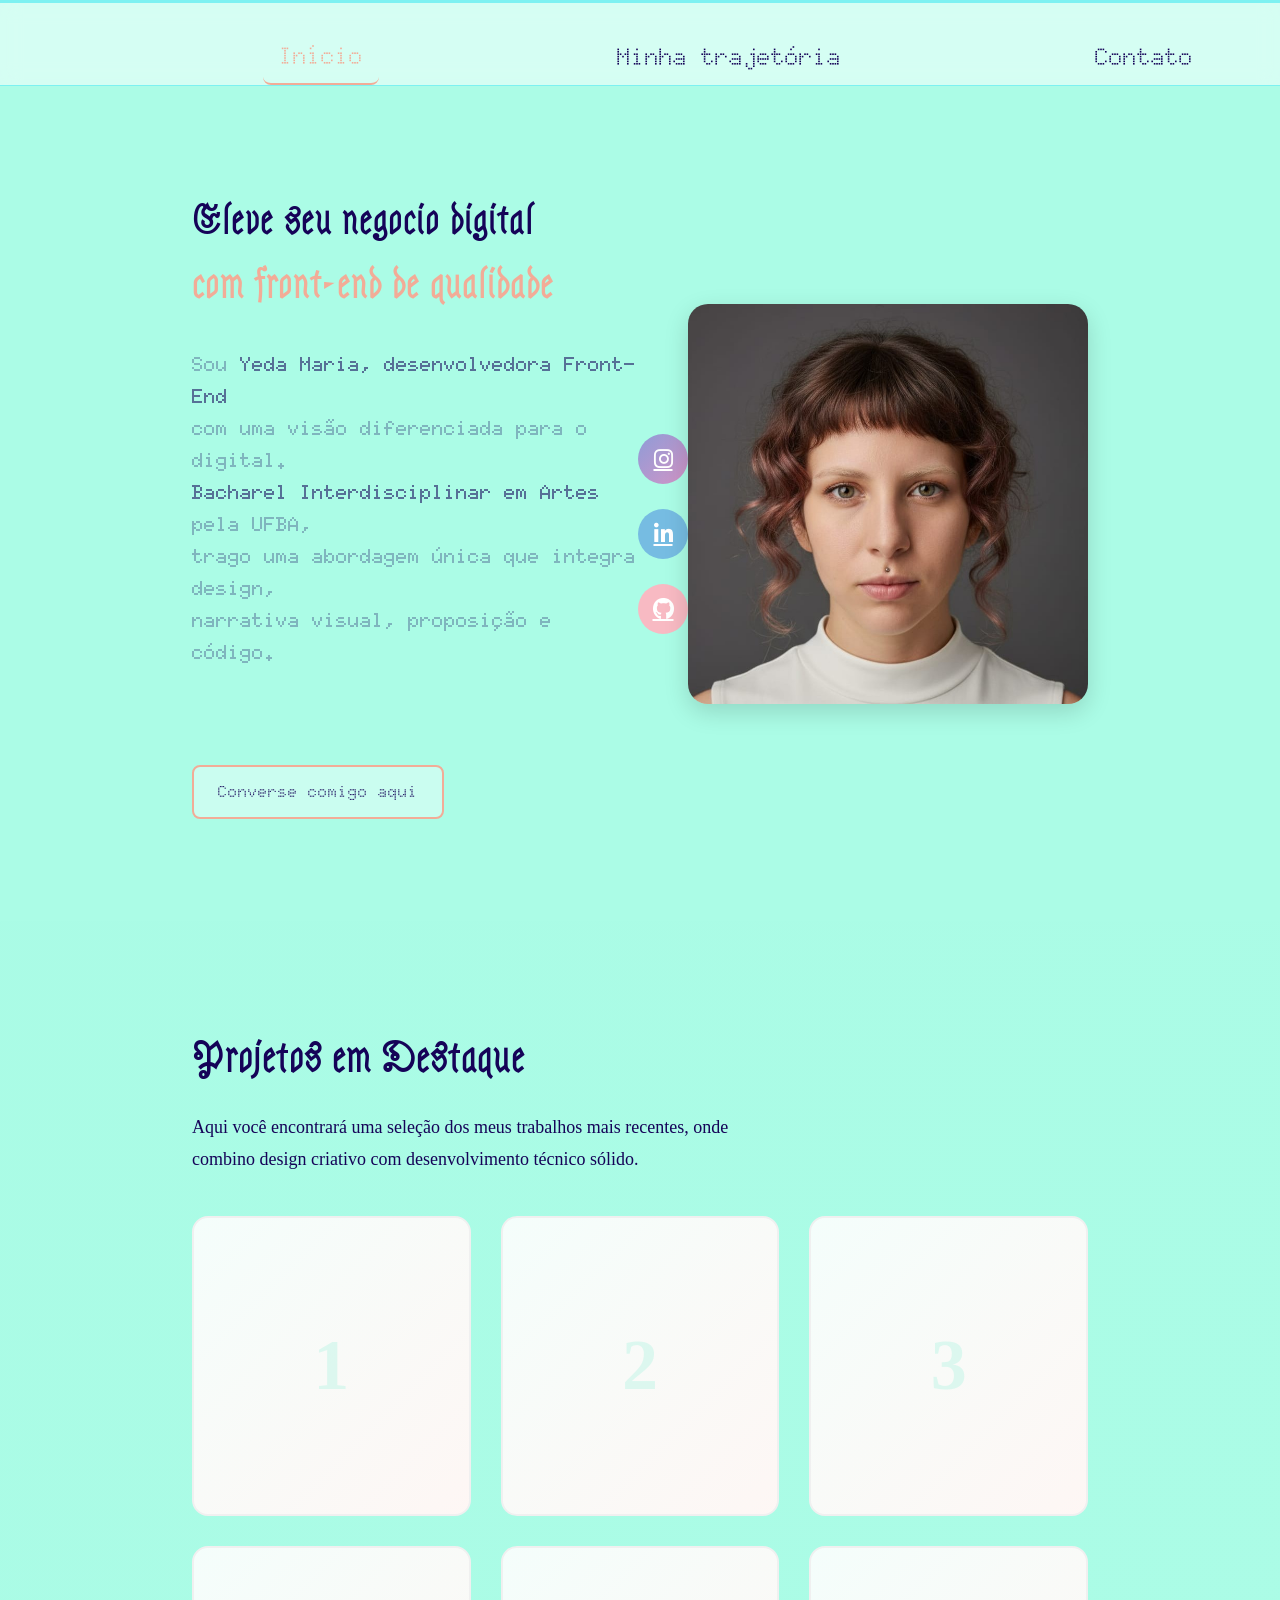
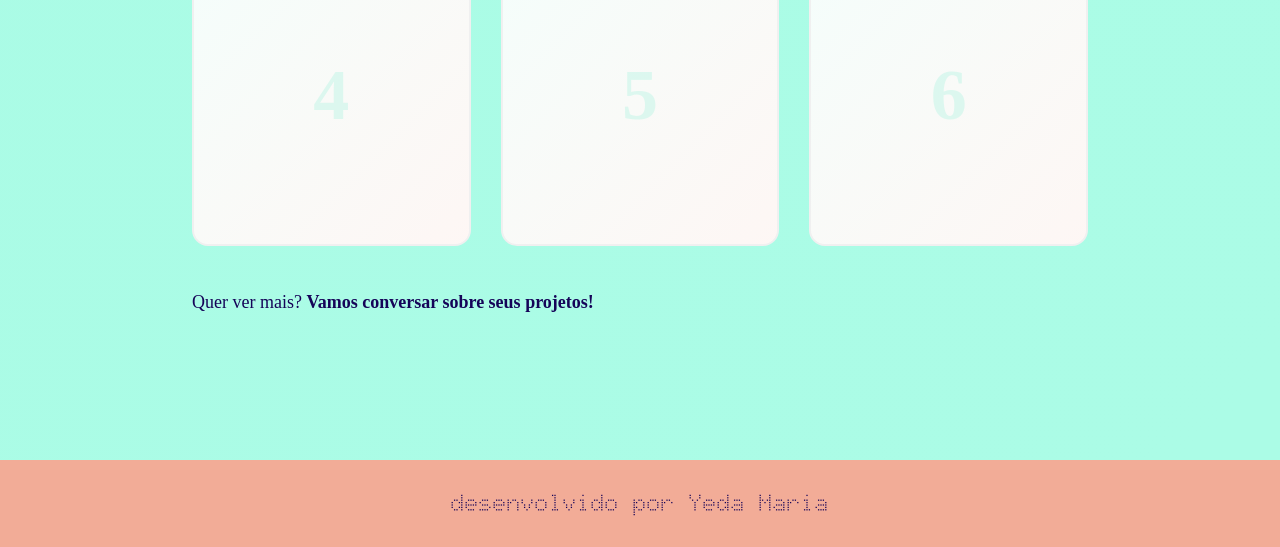
<file: index.html>
<!DOCTYPE html>
<html lang="pt-br">
<head>
    <meta charset="UTF-8">
    <meta name="viewport" content="width=device-width, initial-scale=1.0">
    <title> * Portfólio | Yeda Maria * </title>

<link rel="stylesheet" href="styles/style.css">
<link rel="stylesheet" href="https://cdnjs.cloudflare.com/ajax/libs/font-awesome/6.4.0/css/all.min.css">
</head>

<body>
  <header class="cabecalho">
    <nav class="cabecalho_menu">
        <a class="cabecalho_menu_link ativo" href="index.html">Início</a>
        <a class="cabecalho_menu_link" href="about.html">Minha trajetória</a>
        <a class="cabecalho_menu_link" href="contato.html">Contato</a>
    </nav>
</header>

    <main class="apresentacao"> 
        <section class="apresentacao_conteudo">
            <h1 class="apresentacao_conteudo_titulo">
                Eleve seu negocio digital <br>
                <strong class="titulo-destaque">
                    com front-end de qualidade </strong> <br>
            
            </h1>
           
<p class="apresentacao_conteudo_texto"> 
    <br>
    
    Sou <strong> Yeda Maria, desenvolvedora Front-End </strong> <br> com uma visão diferenciada 
    para o digital.<strong> <br> Bacharel Interdisciplinar em Artes </strong> pela UFBA, <br> trago uma abordagem única 
    que integra design, <br> narrativa visual, proposição e código.
</p>
<br>
<br>
<br>

            
            <!-- BOTAO D AÇÃO -->

           
                <a href="contato.html" class="apresentacao_links_link"> Converse comigo aqui </a>
            


        </section>

        <div class="icon-buttons">
    <a href="https://instagram.com/yeda._._._" target="_blank" class="btn-icon btn-icon-instagram" title="Instagram">
        <i class="fab fa-instagram"></i>
    </a>
    <a href="https://www.linkedin.com/in/yeda-rios-5b2994272/" target="_blank" class="btn-icon btn-icon-linkedin" title="LinkedIn">
        <i class="fab fa-linkedin-in"></i>
    </a>
    <a href="https://github.com/dedadevye" target="_blank" class="btn-icon btn-icon-github" title="GitHub">
        <i class="fab fa-github"></i>
    </a>
</div>

        
         <img class="apresentacao_imagem" src="imgport.jpg.jpeg" alt="Foto de Yeda Maria">
    </main>


    <!-- SEÇÃO DE GALERIA -->

    <section class="galeria">

        <h2 class="galeria_titulo">Projetos em Destaque</h2>
        
        <p class="galeria_descricao">
            Aqui você encontrará uma seleção dos meus trabalhos mais recentes, onde combino design criativo com desenvolvimento técnico sólido.
        </p>

        <div class="galeria_grid">
            <div class="projeto_card">
                <div class="projeto_card_placeholder">1</div>
            </div>
            <div class="projeto_card">
                <div class="projeto_card_placeholder">2</div>
            </div>
            <div class="projeto_card">
                <div class="projeto_card_placeholder">3</div>
            </div>
            <div class="projeto_card">
                <div class="projeto_card_placeholder">4</div>
            </div>
            <div class="projeto_card">
                <div class="projeto_card_placeholder">5</div>
            </div>
            <div class="projeto_card">
                <div class="projeto_card_placeholder">6</div>
            </div>
        </div>

        <p class="galeria_descricao">
            Quer ver mais? <a href="contato.html" style="color: var(--cor-secundaria); text-decoration: none; font-weight: 600;">Vamos conversar sobre seus projetos!</a>
        </p>
    </section>


<footer class="rodape"> 
    <p> 
    desenvolvido por Yeda Maria
    </p>

</footer>

</body>
</html>
</file>
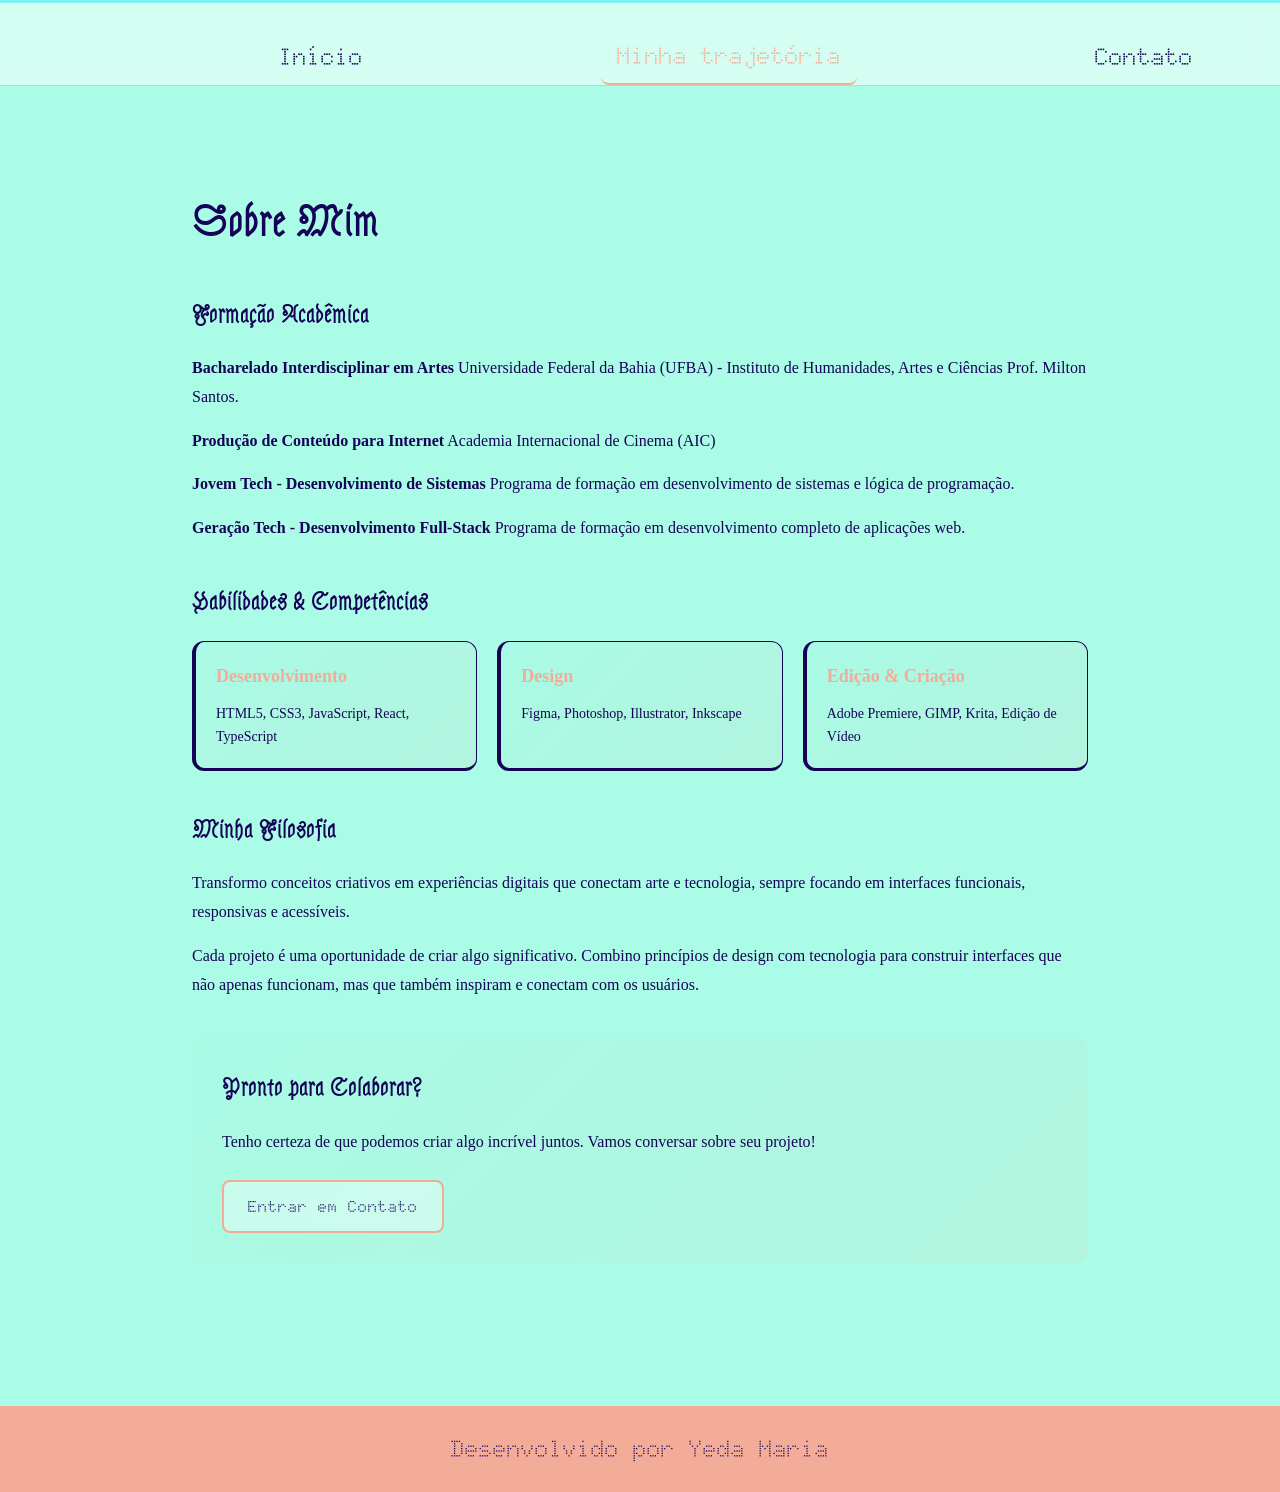
<file: about.html>
<!DOCTYPE html>
<html lang="pt-br">
<head>
    <meta charset="UTF-8">
    <meta name="viewport" content="width=device-width, initial-scale=1.0">
    <title>Sobre | Yeda Maria</title>
    <link rel="stylesheet" href="styles/style.css">
</head>

<body>
    <!-- CABEÇALHO -->
    <header class="cabecalho">
        <nav class="cabecalho_menu">
            <a class="cabecalho_menu_link" href="index.html">Início</a>
            <a class="cabecalho_menu_link ativo" href="about.html">Minha trajetória</a>
            <a class="cabecalho_menu_link" href="contato.html">Contato</a>
        </nav>
    </header>

    <!-- SEÇÃO SOBRE -->
    <section class="sobre">
        <h1 class="sobre_titulo">Sobre Mim</h1>

        <div class="sobre_conteudo">
            <!-- FORMAÇÃO ACADÊMICA -->
            <div class="sobre_secao">
                <h2 class="sobre_secao_titulo">Formação Acadêmica</h2>

                <p class="sobre_secao_texto">
                    <strong>Bacharelado Interdisciplinar em Artes</strong>  

                    Universidade Federal da Bahia (UFBA) - Instituto de Humanidades, Artes e Ciências Prof. Milton Santos.
                </p>

                <p class="sobre_secao_texto">
                    <strong>Produção de Conteúdo para Internet</strong>  

                    Academia Internacional de Cinema (AIC)
                </p>

                <p class="sobre_secao_texto">
                    <strong>Jovem Tech - Desenvolvimento de Sistemas</strong>  

                    Programa de formação em desenvolvimento de sistemas e lógica de programação.
                </p>

                <p class="sobre_secao_texto">
                    <strong>Geração Tech - Desenvolvimento Full-Stack</strong>  

                    Programa de formação em desenvolvimento completo de aplicações web.
                </p>
            </div>

            <!-- HABILIDADES -->
            <div class="sobre_secao">
                <h2 class="sobre_secao_titulo">Habilidades & Competências</h2>

                <div class="habilidades_grid">
                    <div class="habilidade_card">
                        <div class="habilidade_card_titulo">Desenvolvimento</div>
                        <div class="habilidade_card_texto">
                            HTML5, CSS3, JavaScript, React, TypeScript
                        </div>
                    </div>

                    <div class="habilidade_card">
                        <div class="habilidade_card_titulo">Design</div>
                        <div class="habilidade_card_texto">
                            Figma, Photoshop, Illustrator, Inkscape
                        </div>
                    </div>

                    <div class="habilidade_card">
                        <div class="habilidade_card_titulo">Edição & Criação</div>
                        <div class="habilidade_card_texto">
                            Adobe Premiere, GIMP, Krita, Edição de Vídeo
                        </div>
                    </div>
                </div>
            </div>

            <!-- FILOSOFIA -->
            <div class="sobre_secao">
                <h2 class="sobre_secao_titulo">Minha Filosofia</h2>

                <p class="sobre_secao_texto">
                    Transformo conceitos criativos em experiências digitais que conectam arte e tecnologia, sempre focando em interfaces funcionais, responsivas e acessíveis.
                </p>

                <p class="sobre_secao_texto">
                    Cada projeto é uma oportunidade de criar algo significativo. Combino princípios de design com tecnologia para construir interfaces que não apenas funcionam, mas que também inspiram e conectam com os usuários.
                </p>
            </div>

            <!-- CTA -->
            <div class="sobre_secao" style="background: linear-gradient(135deg, rgba(151, 242, 218, 0.1) 0%, rgba(242, 172, 151, 0.1) 100%); padding: 30px; border-radius: 12px; margin-top: 40px;">
                <h2 class="sobre_secao_titulo">Pronto para Colaborar?</h2>
                <p class="sobre_secao_texto">
                    Tenho certeza de que podemos criar algo incrível juntos. Vamos conversar sobre seu projeto!
                </p>
                <a href="contato.html" class="apresentacao_links_link secundario" style="display: inline-block; margin-top: 8px; padding: 12px 24px; font-size: 16px;">Entrar em Contato</a>
            </div>
        </div>
    </section>

    <!-- RODAPÉ -->
    <footer class="rodape">
        <p>Desenvolvido por Yeda Maria</p>
    </footer>
</body>
</html>
</file>
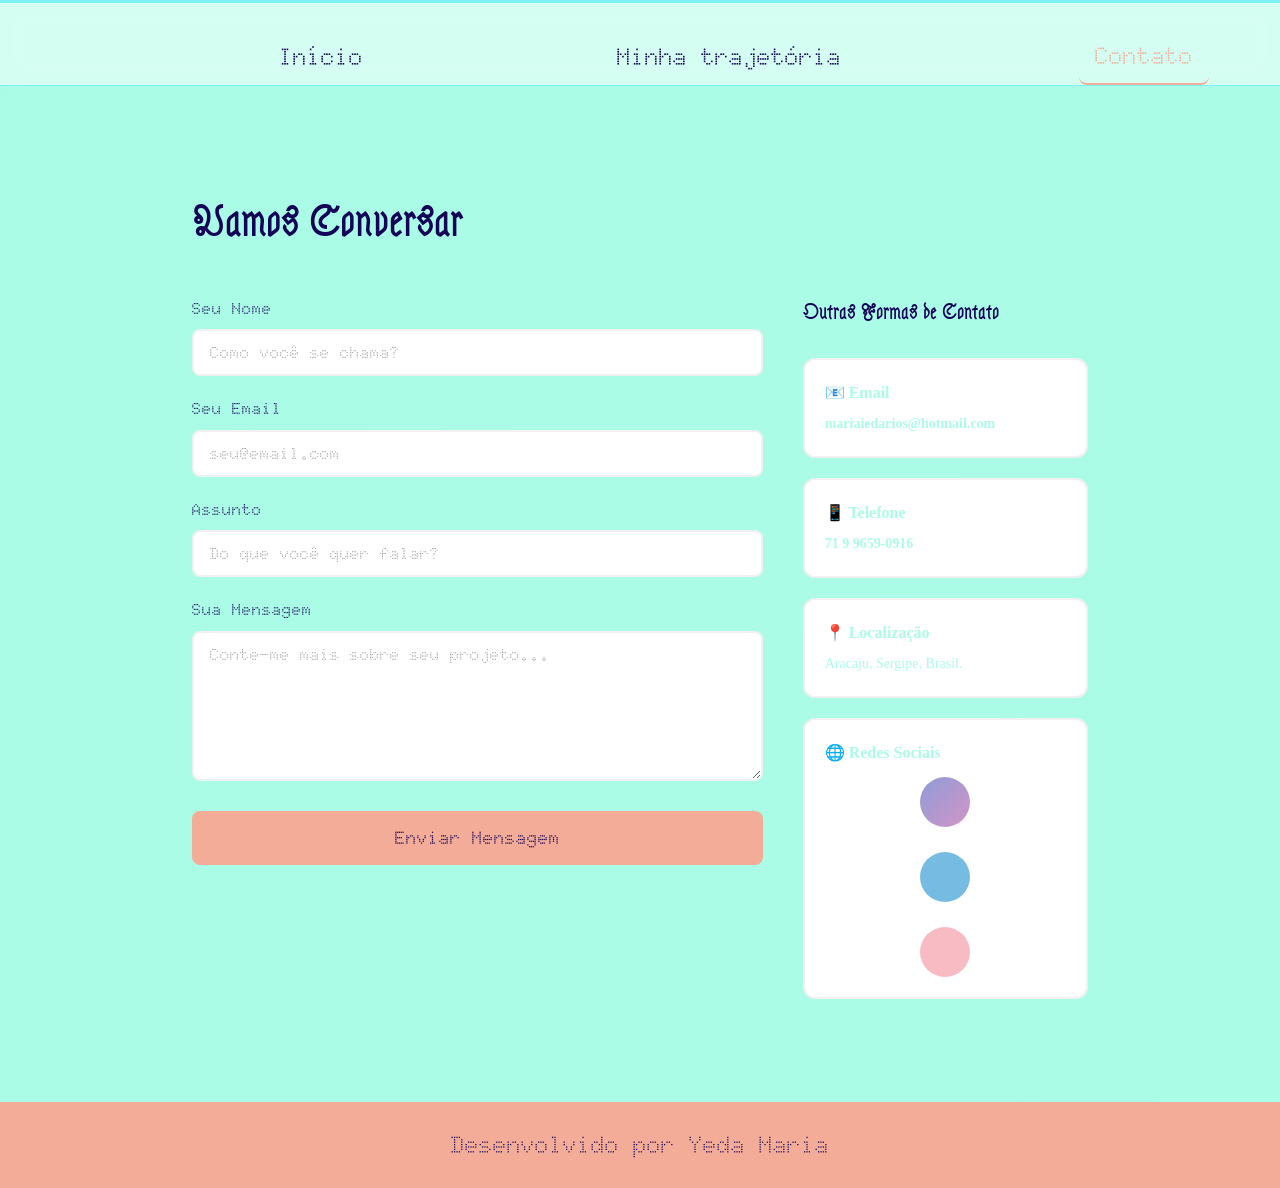
<file: contato.html>
<!DOCTYPE html>
<html lang="pt-br">
<head>
    <meta charset="UTF-8">
    <meta name="viewport" content="width=device-width, initial-scale=1.0">
    <title>Contato | Yeda Maria</title>
    <link rel="stylesheet" href="styles/style.css">
</head>

<body>
    <!-- CABEÇALHO -->
    <header class="cabecalho">
        <nav class="cabecalho_menu">
            <a class="cabecalho_menu_link" href="index.html">Início</a>
            <a class="cabecalho_menu_link" href="about.html">Minha trajetória</a>
            <a class="cabecalho_menu_link ativo" href="contato.html">Contato</a>
        </nav>
    </header>

    <!-- SEÇÃO DE CONTATO -->
    <section class="contato">
        <h1 class="contato_titulo">Vamos Conversar</h1>

        <div class="contato_container">
            <!-- FORMULÁRIO -->
            <form class="formulario" action="https://formspree.io/f/xnjbobbp" method="POST">
                <div class="formulario_grupo">
                    <label for="nome" class="formulario_label">Seu Nome</label>
                    <input 
                        type="text" 
                        id="nome" 
                        name="nome" 
                        class="formulario_input" 
                        placeholder="Como você se chama?"
                        required
                    >
                </div>

                <div class="formulario_grupo">
                    <label for="email" class="formulario_label">Seu Email</label>
                    <input 
                        type="email" 
                        id="email" 
                        name="email" 
                        class="formulario_input" 
                        placeholder="seu@email.com"
                        required
                    >
                </div>

                <div class="formulario_grupo">
                    <label for="assunto" class="formulario_label">Assunto</label>
                    <input 
                        type="text" 
                        id="assunto" 
                        name="assunto" 
                        class="formulario_input" 
                        placeholder="Do que você quer falar?"
                        required
                    >
                </div>

                <div class="formulario_grupo">
                    <label for="mensagem" class="formulario_label">Sua Mensagem</label>
                    <textarea 
                        id="mensagem" 
                        name="mensagem" 
                        class="formulario_textarea" 
                        placeholder="Conte-me mais sobre seu projeto..."
                        required
                    ></textarea>
                </div>

                <button type="submit" class="formulario_botao">Enviar Mensagem</button>
            </form>

            <!-- INFORMAÇÕES DE CONTATO -->
            <div class="contato_info">
                <h3 class="contato_info_titulo">Outras Formas de Contato</h3>

                <!-- EMAIL -->
                <div class="contato_info_item">
                    <div class="contato_info_item_titulo">📧 Email</div>
                    <div class="contato_info_item_texto">
                        <a href="mariaiedarios@hotmail.com" class="contato_info_item_link">mariaiedarios@hotmail.com</a>
                    </div>
                </div>

                <!-- TELEFONE -->
                <div class="contato_info_item">
                    <div class="contato_info_item_titulo">📱 Telefone</div>
                    <div class="contato_info_item_texto">
                        <a href="tel:+5571996590916" class="contato_info_item_link">71 9 9659-0916 </a>
                    </div>
                </div>

                <!-- LOCALIZAÇÃO -->
                <div class="contato_info_item">
                    <div class="contato_info_item_titulo">📍 Localização</div>
                    <div class="contato_info_item_texto">
                        Aracaju, Sergipe, Brasil. <style> .contato_info_item_texto { color: var(--cor-primaria); } </style>
                    </div>
                </div>

                <!-- REDES SOCIAIS -->
                <div class="contato_info_item">
                    <div class="contato_info_item_titulo">🌐 Redes Sociais</div>
                    <div class="icon-buttons" style="margin-top: 12px;">
                        <a href="https://instagram.com/yeda._._._" target="_blank" class="btn-icon btn-icon-instagram" title="Instagram">
                            <i class="fab fa-instagram"></i>
                        </a>
                        <a href="https://www.linkedin.com/in/yeda-rios-5b2994272/" target="_blank" class="btn-icon btn-icon-linkedin" title="LinkedIn">
                            <i class="fab fa-linkedin-in"></i>
                        </a>
                        <a href="https://github.com/dedadevye" target="_blank" class="btn-icon btn-icon-github" title="GitHub">
                            <i class="fab fa-github"></i>
                        </a>
                    </div>
                </div>
            </div>
        </div>
    </section>

    <!-- RODAPÉ -->
    <footer class="rodape">
        <p>Desenvolvido por Yeda Maria</p>
    </footer>

    <script>
        // Script para validação básica do formulário
        const formulario = document.querySelector('.formulario' );
        
        formulario.addEventListener('submit', function(e) {
            const nome = document.getElementById('nome').value.trim();
            const email = document.getElementById('email').value.trim();
            const assunto = document.getElementById('assunto').value.trim();
            const mensagem = document.getElementById('mensagem').value.trim();

            if (!nome || !email || !assunto || !mensagem) {
                e.preventDefault();
                alert('Por favor, preencha todos os campos!');
            }
        });
    </script>
</body>
</html>
</file>
<file: styles/style.css>
@import url('https://fonts.googleapis.com/css2?family=Astloch:wght@400;700&family=Doto:wght@100..900&family=Grenze+Gotisch:wght@100..900&display=swap');

:root{
     
    --cor-primaria: #abfce6;
    --cor-secundaria: #150358;
    --cor-terceraria: #F2AC97; 
    --fonte-primaria: "Astloch", system-ui;
    --fonte-secundaria: "Doto", sans-serif;
}


*{
margin: 0;
padding: 0;
box-sizing: border-box;
}


body {
    box-sizing: border-box;
    background-color: var(--cor-primaria);
    color: var(--cor-secundaria);
    line-height: 1.6;

}

.titulo-destaque {
    color: var(--cor-terceraria);
}

.apresentacao {
    padding: 8% 15%;
    display: flex;
    align-items: center;
    justify-content: space-around;
}

.apresentacao_imagem {
    max-width: 400px;
    width: 100%;
    border-radius: 20px;
    box-shadow: 0 8px 24px rgba(0,0,0,0.15); /* MELHORIA: Sombra suave */
    object-fit: cover;
     }

.apresentacao-conteudo {
 width: 615px;
 display: flex;
 flex-direction: column;
 gap: 40px;
}

.apresentacao_conteudo_titulo {
    font-size:40px;
    font-weight: 600;
    font-family: var(--fonte-primaria);
}

.apresentacao_conteudo_texto {
    font-size: 20px;
    font-family: var(--fonte-secundaria);
    line-height: 1.6;
    font-weight: 400;
    margin-bottom: 20px;
}

.apresentacao_links{
    display: flex;
    flex-direction: column;
    align-items: center;
    justify-content: space-between;
    gap: 32px;
    margin-top: 400px;
}

.apresentacao_links_subtitulo{
   font-family: var(--fonte-secundaria);
   font-weight: 400;
   font-size: 24px;
}

.apresentacao_links_link {

  display: inline-block;
  border: 2px solid var(--cor-terceraria);
  background-color: rgba(255, 255, 255, 0.368);
  padding: 12px 24px;
  text-align: center;
  border-radius: 8px;
  font-size: 16px;
  font-weight: 600;
  text-decoration: none;
  color: var(--cor-secundaria);
  font-family: var(--fonte-secundaria);
  transition: all 0.3s ease;
  cursor: pointer;
  justify-content: center;
}

.apresentacao_links_link:hover {
    background-color: #c2e5e16e;
    color: #e88c70c7;
    transform: translateY(-2px); /* MELHORIA: Feedback visual */
    box-shadow: 0 4px 12px rgba(0,0,0,0.1);
}

.rodape {
    padding: 24px;
    color: var(--cor-secundaria);
    background-color: var(--cor-terceraria);
    text-align: center;
    font-family: var(--fonte-secundaria);
    font-size: 24px;
    font-weight: 400;
}

.cabecalho {
    padding: 2% 0% 0% 15%;   
    background-color: rgba(255, 255, 255, 0.5); 
    backdrop-filter: blur(10px);
    position: sticky; /* MELHORIA: Menu fixo facilita navegação */
    top: 0;
    z-index: 100;
    border-bottom: 1px solid #7df1f1;
    border-top: 3px solid #7df1f1;
}

.cabecalho_menu {
    display: flex;
    gap: 80px;
    justify-content:space-around;
    align-items: center;
}

.cabecalho_menu_link {
    font-family: var(--fonte-secundaria);
    font-size: 24px;
    font-weight: 600;
    color:var(--cor-secundaria);
    text-decoration: none;
    /* MELHORIA: padding, borda e transicao */
    padding: 0.5rem 1rem;
    border-radius: 8px;
    transition: all 0.3s ease; /* MELHORIA: Transição suave */
    
}

.cabecalho_menu_link:hover {
    color: var(--cor-terceraria);
    background-color: rgba(180, 193, 244, 0.205);
}

.cabecalho_menu_link.ativo {
    color: var(--cor-terceraria);
    border-bottom: 2px solid var(--cor-terceraria);}

   .icon-buttons {
        display: flex;
        gap: 25px;
        justify-content: center;
        flex-direction: column;
        align-items: center;
        flex-wrap: wrap;
        margin: 60px 0 0 0;
    }

    .btn-icon {
        width: 50px;
        height: 50px;
        border-radius: 50%;
        border: none;
        font-size: 22px;
        cursor: pointer;
        transition: all 0.3s ease;
        display: flex;
        align-items: center;
        justify-content: center;
        color: white;
    }

    .btn-icon-instagram {
        background: linear-gradient(135deg, #8e9cd7 0%, #d394c6 100%);
    }

    .btn-icon-instagram:hover {
        transform: scale(1.15) rotate(-5deg);
        box-shadow: 0 8px 20px rgba(150, 166, 238, 0.6);
    }

    .btn-icon-linkedin {
        background: #76bce2;
    }

    .btn-icon-linkedin:hover {
        background: #7ec6ea;
        transform: scale(1.15) rotate(5deg);
        box-shadow: 0 8px 20px rgba(149, 206, 237, 0.734);
    }

    .btn-icon-github {
        background: #f8bac3;
    }

    .btn-icon-github:hover {
        background: #bb79a5;
        transform: scale(1.15);
        box-shadow: 0 8px 20px rgba(243, 194, 194, 0.677);}



/* FORMULÁRIO DE CONTATO */


.contato {
    padding: 8% 15%;
    background: linear-gradient(135deg, rgba(151, 242, 218, 0.05) 0%, transparent 100%);
}

.contato_titulo {
    font-size: 42px;
    font-family: var(--fonte-primaria);
    font-weight: 700;
    margin-bottom: 40px;
    color: var(--cor-secundaria);
}

.contato_container {
    display: grid;
    grid-template-columns: 2fr 1fr;
    gap: 40px;
    max-width: 1000px;
}

.formulario {
    display: flex;
    flex-direction: column;
    gap: 20px;
}

.formulario_grupo {
    display: flex;
    flex-direction: column;
    gap: 8px;
}

.formulario_label {
    font-size: 16px;
    font-weight: 600;
    color: var(--cor-secundaria);
    font-family: var(--fonte-secundaria);
}

.formulario_input,
.formulario_textarea {
    padding: 12px 16px;
    border: 2px solid #f0f0f0;
    border-radius: 8px;
    font-family: var(--fonte-secundaria);
    font-size: 16px;
    color: var(--cor-secundaria);
    transition: all 0.3s ease;
}


.formulario_input:focus,
.formulario_textarea:focus {
    outline: none;
    border-color: var(--cor-primaria);
    box-shadow: 0 0 0 3px rgba(151, 242, 218, 0.1);
}


.formulario_textarea {
    resize: vertical;
    min-height: 150px;
}


.formulario_botao {
    padding: 16px 32px;
    background-color: var(--cor-terceraria);
    color: var(--cor-secundaria);
    border: none;
    border-radius: 8px;
    font-size: 18px;
    font-weight: 600;
    font-family: var(--fonte-secundaria);
    cursor: pointer;
    transition: all 0.3s ease;
    margin-top: 10px;
}

.formulario_botao:hover {
    background-color: var(--cor-terceraria);
    color: var(--cor-primaria);
    transform: translateY(-2px);
    box-shadow: 0 4px 12px rgba(0, 0, 0, 0.1);
}

.contato_info {
    display: flex;
    flex-direction: column;
    gap: 20px;
}

.contato_info_titulo {
    font-family: var(--fonte-primaria);
    font-size: 20px;
    font-weight: 700;
    color: var(--cor-secundaria);
    margin-bottom: 10px;
}

.contato_info_item {
    background: white;
    padding: 20px;
    border-radius: 12px;
    border: 2px solid #f0f0f0;
    transition: all 0.3s ease;
}

.contato_info_item:hover {
    border-color: var(--cor-primaria);
    box-shadow: 0 4px 12px rgba(151, 242, 218, 0.1);
}

.contato_info_item_titulo {
    font-size: 16px;
    font-weight: 700;
    color: var(--cor-primaria);
    margin-bottom: 8px;
}

.contato_info_item_texto {
    font-size: 14px;
    color: var(--cor-secundaria);
}

.contato_info_item_link {
    color: var(--cor-primaria);
    text-decoration: none;
    font-weight: 600;
    transition: color 0.3s ease;
}

.contato_info_item_link:hover {
    color: var(--cor-terciaria);
}



/* RESPONSIVIDADE */



@media (max-width: 768px) {
    .apresentacao {
        flex-direction: column;
        padding: 8% 5%;
    }

    .cabecalho {
        padding: 2% 5%;
    }

    .cabecalho_menu {
        gap: 20px;
        flex-direction: column;
    }

    .cabecalho_menu_link {
        font-size: 16px;
    }

    .apresentacao_conteudo_titulo {
        font-size: 32px;
    }

    .apresentacao_conteudo_texto {
        font-size: 16px;
    }

    .galeria,
    .sobre,
    .contato {
        padding: 8% 5%;
    }

    .galeria_titulo,
    .sobre_titulo,
    .contato_titulo {
        font-size: 32px;
    }

    .contato_container {
        grid-template-columns: 1fr;
    }

    .galeria_grid {
        grid-template-columns: repeat(auto-fit, minmax(150px, 1fr));
        gap: 15px;
    }
}

@media (max-width: 480px) {
    .apresentacao_conteudo_titulo {
        font-size: 24px;
    }

    .apresentacao_conteudo_texto {
        font-size: 14px;
    }

    .icon-buttons {
        justify-content: center;
    }

    .cabecalho_menu {
        gap: 10px;
    }

    .cabecalho_menu_link {
        font-size: 14px;
        padding: 0.3rem 0.5rem;
    }
}


/* GALERIA DE PROJETOS */


.galeria {
    padding: 8% 15%;
    background: linear-gradient(135deg, rgba(151, 242, 218, 0.05) 0%, transparent 100%);
}

.galeria_titulo {
    font-size: 42px;
    font-family: var(--fonte-primaria);
    font-weight: 700;
    margin-bottom: 20px;
    color: var(--cor-secundaria);
}

.galeria_descricao {
    font-size: 18px;
    color: var(--cor-secundaria);
    margin-bottom: 40px;
    max-width: 600px;
    line-height: 1.8;
}

.galeria_grid {
    display: grid;
    grid-template-columns: repeat(auto-fit, minmax(250px, 1fr));
    gap: 30px;
    margin-bottom: 40px;
}

.projeto_card {
    background: white;
    border: 2px solid #f0f0f0;
    border-radius: 16px;
    overflow: hidden;
    transition: all 0.3s ease;
    cursor: pointer;
    min-height: 300px;
    display: flex;
    align-items: center;
    justify-content: center;
    position: relative;
}

.projeto_card:hover {
    border-color: var(--cor-primaria);
    box-shadow: 0 8px 24px rgba(151, 242, 218, 0.2);
    transform: translateY(-4px);
}

.projeto_card_placeholder {
    width: 100%;
    height: 100%;
    background: linear-gradient(135deg, rgba(151, 242, 218, 0.1) 0%, rgba(242, 172, 151, 0.1) 100%);
    display: flex;
    align-items: center;
    justify-content: center;
    font-size: 72px;
    font-weight: bold;
    color: rgba(151, 242, 218, 0.3);
}




/* SEÇÃO SOBRE */

.sobre {
    padding: 8% 15%;
    background: var(--cor-primaria);
}

.sobre_titulo {
    font-size: 42px;
    font-family: var(--fonte-primaria);
    font-weight: 700;
    margin-bottom: 40px;
    color: var(--cor-secundaria);
}

.sobre_conteudo {
    max-width: 900px;
}

.sobre_secao {
    margin-bottom: 40px;
}

.sobre_secao_titulo {
    font-size: 24px;
    font-family: var(--fonte-primaria);
    font-weight: 700;
    color: var(--cor-secundaria);
    margin-bottom: 20px;
}

.sobre_secao_texto {
    font-size: 16px;
    line-height: 1.8;
    color: var(--cor-secundaria);
    margin-bottom: 15px;
}

.habilidades_grid {
    display: grid;
    grid-template-columns: repeat(auto-fit, minmax(250px, 1fr));
    gap: 20px;
    margin-top: 20px;
}

.habilidade_card {
    background: linear-gradient(135deg, rgba(151, 242, 218, 0.1) 0%, rgba(242, 172, 151, 0.1) 100%);
    padding: 20px;
    border-radius: 12px;
    border-left: 4px solid var(--cor-secundaria);
    border-bottom: 3px solid var(--cor-secundaria);
    border-right: 0.5px solid var(--cor-secundaria);
    border-top: 0.5PX solid var(--cor-secundaria);
     transition: all 0.3s ease;
}

.habilidade_card:hover {
    border-left-color: var(--cor-terceraria);
    border-bottom-color: var(--cor-terceraria);
    border-right-color: var(--cor-terceraria);
    border-top-color: var(--cor-terceraria);
    box-shadow: 0 4px 12px rgba(151, 242, 218, 0.2);
    transform: translateY(-2px);
}

.habilidade_card_titulo {
    font-size: 18px;
    font-weight: 700;
    color: var(--cor-terceraria);
    margin-bottom: 12px;
}

.habilidade_card_texto {
    font-size: 14px;
    color: var(--cor-secundaria);
    line-height: 1.6;
}
</file>
